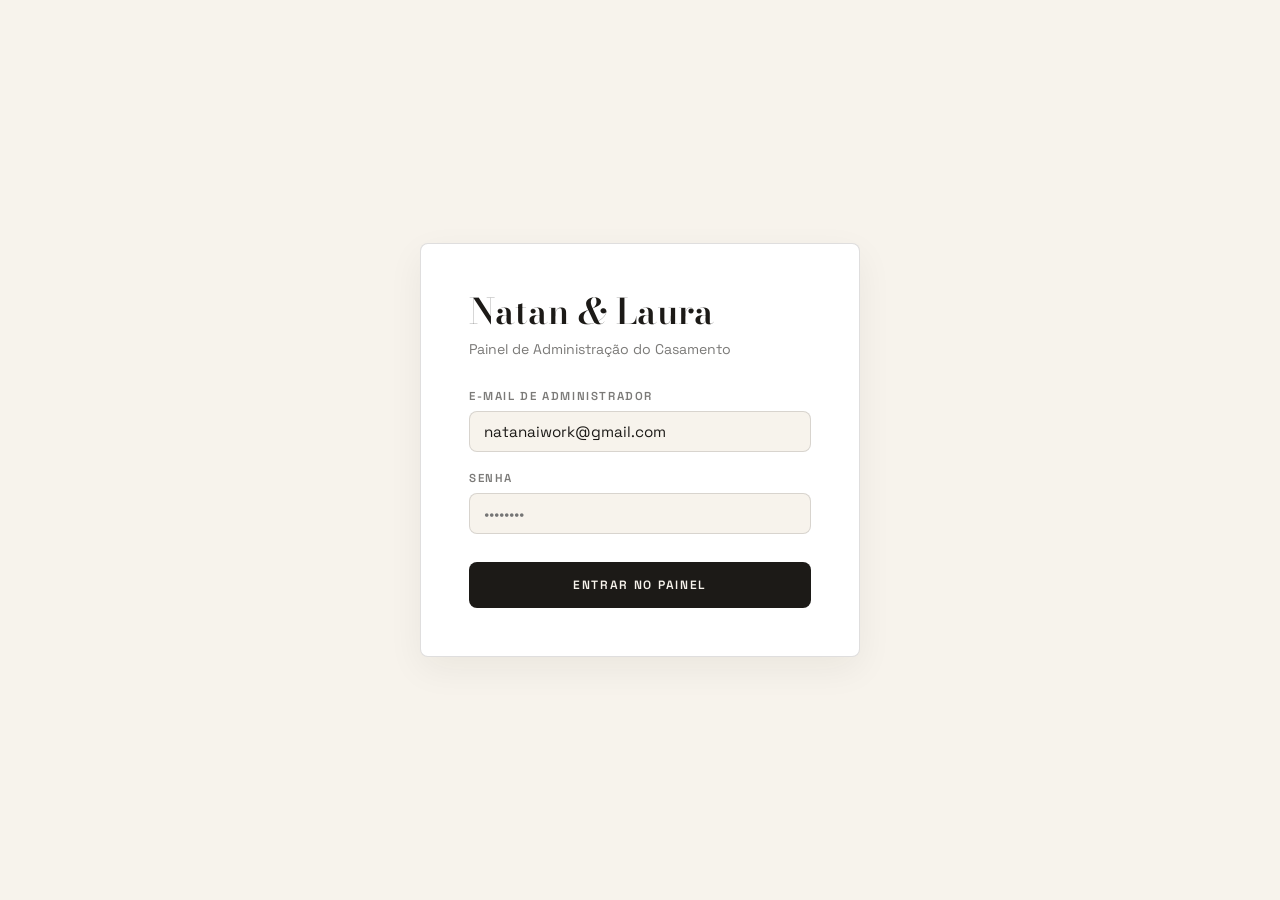
<file: admin.html>
<!DOCTYPE html>
<html lang="pt-BR">
<head>
  <meta charset="utf-8">
  <meta name="viewport" content="width=device-width, initial-scale=1">
  <title>Admin — Natan & Laura</title>
  <link rel="preconnect" href="https://fonts.googleapis.com">
  <link rel="preconnect" href="https://fonts.gstatic.com" crossorigin>
  <link href="https://fonts.googleapis.com/css2?family=Bodoni+Moda:ital,opsz,wght@0,6..96,400..900;1,6..96,400..900&family=Space+Grotesk:wght@300;400;500;600;700&display=swap" rel="stylesheet">
  <style>
    :root {
      --bg: #F7F3EC;
      --surface: #FFFFFF;
      --surface-subtle: #F1EBE0;
      --border: rgba(28, 26, 23, 0.14);
      --border-focus: #B5654A;
      --text: #1C1A17;
      --text-muted: rgba(28, 26, 23, 0.58);
      --terracotta: #B5654A;
      --terracotta-hover: #9c4f36;
      --terracotta-soft: rgba(181, 101, 74, 0.1);
      --accent-dark: #1C1A17;
      --success: #2e7d32;
      --danger: #c62828;
      --radius: 8px;
    }
    * { box-sizing: border-box; margin: 0; padding: 0; }
    body {
      font-family: 'Space Grotesk', -apple-system, BlinkMacSystemFont, sans-serif;
      background-color: var(--bg);
      color: var(--text);
      line-height: 1.5;
      min-height: 100vh;
      -webkit-font-smoothing: antialiased;
    }
    input, textarea, button, select {
      font-family: inherit;
    }

    /* Auth Screen */
    .auth-container {
      min-height: 100vh;
      display: flex;
      align-items: center;
      justify-content: center;
      padding: 24px;
    }
    .auth-card {
      width: 100%;
      max-width: 440px;
      background: var(--surface);
      border: 1px solid var(--border);
      border-radius: var(--radius);
      padding: clamp(32px, 5vw, 48px);
      box-shadow: 0 12px 36px rgba(28, 26, 23, 0.06);
    }
    .auth-title {
      font-family: 'Bodoni Moda', serif;
      font-size: 2.2rem;
      font-weight: 600;
      line-height: 1.1;
      margin-bottom: 8px;
    }
    .auth-subtitle {
      font-size: 0.88rem;
      color: var(--text-muted);
      margin-bottom: 28px;
    }

    /* Layout */
    .app-layout {
      display: none;
      min-height: 100vh;
      flex-direction: column;
    }
    .app-layout.active {
      display: flex;
    }
    .navbar {
      position: sticky;
      top: 0;
      z-index: 50;
      background: rgba(247, 243, 236, 0.94);
      backdrop-filter: blur(12px);
      border-bottom: 1px solid var(--border);
      padding: 14px clamp(16px, 4vw, 36px);
      display: flex;
      align-items: center;
      justify-content: space-between;
      gap: 16px;
    }
    .nav-brand {
      display: flex;
      align-items: center;
      gap: 12px;
    }
    .brand-title {
      font-family: 'Bodoni Moda', serif;
      font-size: 1.4rem;
      font-weight: 600;
      letter-spacing: -0.01em;
    }
    .brand-title em {
      color: var(--terracotta);
      font-style: italic;
    }
    .badge-status {
      display: inline-flex;
      align-items: center;
      gap: 6px;
      font-size: 0.65rem;
      letter-spacing: 0.12em;
      text-transform: uppercase;
      padding: 4px 10px;
      border-radius: 999px;
      background: rgba(46, 125, 50, 0.12);
      color: var(--success);
      font-weight: 600;
    }
    .badge-status .dot {
      width: 6px;
      height: 6px;
      border-radius: 50%;
      background: var(--success);
    }
    .nav-actions {
      display: flex;
      align-items: center;
      gap: 12px;
    }
    .btn-site-link {
      display: inline-flex;
      align-items: center;
      gap: 6px;
      padding: 8px 14px;
      border: 1px solid var(--border);
      border-radius: var(--radius);
      color: var(--text);
      text-decoration: none;
      font-size: 0.75rem;
      letter-spacing: 0.1em;
      text-transform: uppercase;
      font-weight: 500;
      transition: all 200ms;
    }
    .btn-site-link:hover {
      background: var(--surface-subtle);
      border-color: var(--text);
    }

    /* Tabs Navigation */
    .tabs-bar {
      display: flex;
      gap: 4px;
      border-bottom: 1px solid var(--border);
      padding: 0 clamp(16px, 4vw, 36px);
      background: var(--surface);
      overflow-x: auto;
      scrollbar-width: none;
    }
    .tabs-bar::-webkit-scrollbar { display: none; }
    .tab-btn {
      all: unset;
      cursor: pointer;
      padding: 16px 18px;
      font-size: 0.8rem;
      letter-spacing: 0.08em;
      text-transform: uppercase;
      font-weight: 500;
      color: var(--text-muted);
      border-bottom: 2px solid transparent;
      white-space: nowrap;
      transition: all 200ms;
    }
    .tab-btn:hover {
      color: var(--text);
    }
    .tab-btn.active {
      color: var(--terracotta);
      border-bottom-color: var(--terracotta);
      font-weight: 600;
    }

    /* Content Area */
    .main-content {
      flex: 1;
      padding: clamp(24px, 4vw, 40px) clamp(16px, 4vw, 36px);
      max-width: 1100px;
      width: 100%;
      margin: 0 auto;
    }
    .tab-pane {
      display: none;
      animation: fadeIn 240ms ease;
    }
    .tab-pane.active {
      display: block;
    }
    @keyframes fadeIn {
      from { opacity: 0; transform: translateY(6px); }
      to { opacity: 1; transform: none; }
    }

    /* Sections and Cards */
    .section-header {
      margin-bottom: 28px;
      display: flex;
      justify-content: space-between;
      align-items: flex-end;
      flex-wrap: wrap;
      gap: 16px;
      border-bottom: 1px solid var(--border);
      padding-bottom: 16px;
    }
    .section-title {
      font-family: 'Bodoni Moda', serif;
      font-size: clamp(1.6rem, 3vw, 2.2rem);
      font-weight: 600;
      line-height: 1.1;
    }
    .section-desc {
      font-size: 0.85rem;
      color: var(--text-muted);
      margin-top: 4px;
    }
    .card {
      background: var(--surface);
      border: 1px solid var(--border);
      border-radius: var(--radius);
      padding: clamp(20px, 3vw, 32px);
      margin-bottom: 24px;
      box-shadow: 0 4px 16px rgba(28, 26, 23, 0.03);
    }
    .card-title {
      font-family: 'Bodoni Moda', serif;
      font-size: 1.35rem;
      font-weight: 600;
      margin-bottom: 18px;
      color: var(--text);
      display: flex;
      align-items: center;
      gap: 8px;
    }

    /* Forms & Inputs */
    .form-grid {
      display: grid;
      grid-template-columns: repeat(auto-fit, minmax(280px, 1fr));
      gap: 20px;
    }
    .form-group {
      display: flex;
      flex-direction: column;
      gap: 6px;
    }
    .form-group.full-width {
      grid-column: 1 / -1;
    }
    label {
      font-size: 0.72rem;
      letter-spacing: 0.14em;
      text-transform: uppercase;
      font-weight: 600;
      color: var(--text-muted);
    }
    .input, .textarea, .select {
      width: 100%;
      background: var(--bg);
      border: 1px solid var(--border);
      border-radius: var(--radius);
      padding: 10px 14px;
      font-size: 0.95rem;
      color: var(--text);
      transition: border-color 200ms, box-shadow 200ms;
    }
    .input:focus, .textarea:focus, .select:focus {
      outline: none;
      border-color: var(--border-focus);
      box-shadow: 0 0 0 3px var(--terracotta-soft);
      background: #FFFFFF;
    }
    .textarea {
      min-height: 84px;
      resize: vertical;
      line-height: 1.5;
    }
    .checkbox-label {
      display: flex;
      align-items: center;
      gap: 10px;
      cursor: pointer;
      font-size: 0.9rem;
      color: var(--text);
      font-weight: 500;
      text-transform: none;
      letter-spacing: normal;
      user-select: none;
    }
    .checkbox-label input[type="checkbox"] {
      width: 18px;
      height: 18px;
      accent-color: var(--terracotta);
      cursor: pointer;
    }

    /* Buttons */
    .btn {
      all: unset;
      cursor: pointer;
      display: inline-flex;
      align-items: center;
      justify-content: center;
      gap: 8px;
      padding: 11px 22px;
      border-radius: var(--radius);
      font-size: 0.75rem;
      letter-spacing: 0.14em;
      text-transform: uppercase;
      font-weight: 600;
      transition: all 250ms cubic-bezier(.22,.61,.36,1);
    }
    .btn-primary {
      background: var(--accent-dark);
      color: #F7F3EC;
    }
    .btn-primary:hover {
      background: var(--terracotta);
      transform: translateY(-1px);
    }
    .btn-terracotta {
      background: var(--terracotta);
      color: #FFFFFF;
    }
    .btn-terracotta:hover {
      background: var(--terracotta-hover);
      transform: translateY(-1px);
    }
    .btn-outline {
      border: 1px solid var(--border);
      color: var(--text);
      background: transparent;
    }
    .btn-outline:hover {
      background: var(--surface-subtle);
      border-color: var(--text);
    }
    .btn-danger-outline {
      border: 1px solid rgba(198, 40, 40, 0.3);
      color: var(--danger);
      background: transparent;
    }
    .btn-danger-outline:hover {
      background: rgba(198, 40, 40, 0.08);
      border-color: var(--danger);
    }
    .btn-sm {
      padding: 6px 12px;
      font-size: 0.68rem;
    }

    /* Action bar */
    .action-bar {
      display: flex;
      justify-content: flex-end;
      gap: 12px;
      margin-top: 24px;
      padding-top: 18px;
      border-top: 1px solid var(--border);
    }

    /* Tables */
    .table-responsive {
      overflow-x: auto;
      border: 1px solid var(--border);
      border-radius: var(--radius);
    }
    table {
      width: 100%;
      border-collapse: collapse;
      text-align: left;
      font-size: 0.88rem;
    }
    th {
      background: var(--surface-subtle);
      padding: 12px 16px;
      font-size: 0.68rem;
      letter-spacing: 0.14em;
      text-transform: uppercase;
      font-weight: 600;
      color: var(--text-muted);
      border-bottom: 1px solid var(--border);
    }
    td {
      padding: 14px 16px;
      border-bottom: 1px solid var(--border);
      color: var(--text);
    }
    tr:last-child td {
      border-bottom: none;
    }
    tr:hover td {
      background: rgba(247, 243, 236, 0.5);
    }

    /* Stats Grid */
    .stats-grid {
      display: grid;
      grid-template-columns: repeat(auto-fit, minmax(180px, 1fr));
      gap: 16px;
      margin-bottom: 24px;
    }
    .stat-card {
      background: var(--surface);
      border: 1px solid var(--border);
      border-radius: var(--radius);
      padding: 20px;
      display: flex;
      flex-direction: column;
      gap: 4px;
    }
    .stat-label {
      font-size: 0.68rem;
      letter-spacing: 0.14em;
      text-transform: uppercase;
      color: var(--text-muted);
      font-weight: 600;
    }
    .stat-number {
      font-family: 'Bodoni Moda', serif;
      font-size: 2.2rem;
      font-weight: 600;
      line-height: 1;
      color: var(--terracotta);
    }

    /* Modal */
    .modal-overlay {
      display: none;
      position: fixed;
      inset: 0;
      z-index: 100;
      background: rgba(28, 26, 23, 0.6);
      backdrop-filter: blur(4px);
      align-items: center;
      justify-content: center;
      padding: 20px;
    }
    .modal-overlay.active {
      display: flex;
    }
    .modal-card {
      width: 100%;
      max-width: 520px;
      background: var(--surface);
      border: 1px solid var(--border);
      border-radius: var(--radius);
      padding: 28px;
      max-height: 90vh;
      overflow-y: auto;
      box-shadow: 0 16px 40px rgba(0, 0, 0, 0.15);
    }

    /* Toast */
    .toast {
      position: fixed;
      bottom: 24px;
      right: 24px;
      z-index: 200;
      background: var(--accent-dark);
      color: #F7F3EC;
      padding: 14px 22px;
      border-radius: var(--radius);
      font-size: 0.85rem;
      box-shadow: 0 8px 24px rgba(0,0,0,0.18);
      display: flex;
      align-items: center;
      gap: 10px;
      transform: translateY(100px);
      opacity: 0;
      transition: all 300ms cubic-bezier(.22,.61,.36,1);
    }
    .toast.show {
      transform: translateY(0);
      opacity: 1;
    }
    .toast.error {
      background: var(--danger);
    }
    .toast.success {
      background: #1b5e20;
    }
  </style>
</head>
<body>

  <!-- Tela de Login -->
  <div id="authScreen" class="auth-container">
    <div class="auth-card">
      <h1 class="auth-title">Natan <em>&</em> Laura</h1>
      <p class="auth-subtitle">Painel de Administração do Casamento</p>
      
      <form id="loginForm" onsubmit="handleLogin(event)" style="display: flex; flex-direction: column; gap: 18px;">
        <div class="form-group">
          <label for="loginEmail">E-mail de Administrador</label>
          <input id="loginEmail" type="email" class="input" required value="natanaiwork@gmail.com" placeholder="seu@email.com">
        </div>
        <div class="form-group">
          <label for="loginPassword">Senha</label>
          <input id="loginPassword" type="password" class="input" required placeholder="••••••••">
        </div>
        <button id="loginSubmitBtn" type="submit" class="btn btn-primary" style="margin-top: 10px; padding: 14px;">
          Entrar no Painel
        </button>
        <p id="loginError" style="display: none; color: var(--danger); font-size: 0.82rem; text-align: center; margin-top: 4px;"></p>
      </form>
    </div>
  </div>

  <!-- Painel Administrativo -->
  <div id="appLayout" class="app-layout">
    
    <!-- Navbar Superior -->
    <header class="navbar">
      <div class="nav-brand">
        <span class="brand-title">Natan <em>&</em> Laura</span>
        <span class="badge-status"><span class="dot"></span> PocketBase Conectado</span>
      </div>
      <div class="nav-actions">
        <a href="./Natan e Laura.dc.html" target="_blank" class="btn-site-link">Visualizar Site ↗</a>
        <button onclick="handleLogout()" class="btn btn-outline btn-sm">Sair</button>
      </div>
    </header>

    <!-- Barra de Abas -->
    <nav class="tabs-bar">
      <button class="tab-btn active" onclick="switchTab('tab-geral')">01. Abertura & Noivos</button>
      <button class="tab-btn" onclick="switchTab('tab-dia')">02. O Grande Dia</button>
      <button class="tab-btn" onclick="switchTab('tab-cotas')">03. Cotas & PIX</button>
      <button class="tab-btn" onclick="switchTab('tab-recados')">04. Mural de Recados</button>
      <button class="tab-btn" onclick="switchTab('tab-rsvp')">05. Lista de Presença (RSVP)</button>
      <button class="tab-btn" onclick="switchTab('tab-rodape')">06. Rodapé & Contatos</button>
    </nav>

    <!-- Conteúdo Principal -->
    <main class="main-content">

      <!-- ABA 01: ABERTURA & NOIVOS -->
      <section id="tab-geral" class="tab-pane active">
        <div class="section-header">
          <div>
            <h2 class="section-title">Abertura & Noivos</h2>
            <p class="section-desc">Gerencie os títulos de abertura, nomes, história e contagem regressiva.</p>
          </div>
          <button onclick="saveSiteConfig()" class="btn btn-terracotta">Salvar Alterações</button>
        </div>

        <div class="card">
          <h3 class="card-title">Identidade dos Noivos</h3>
          <div class="form-grid">
            <div class="form-group">
              <label for="cfg_noivo_nome">Nome do Noivo</label>
              <input id="cfg_noivo_nome" type="text" class="input">
            </div>
            <div class="form-group">
              <label for="cfg_noiva_nome">Nome da Noiva</label>
              <input id="cfg_noiva_nome" type="text" class="input">
            </div>
            <div class="form-group full-width">
              <label for="cfg_frase_abertura">Texto de Introdução / História</label>
              <textarea id="cfg_frase_abertura" class="textarea" rows="3"></textarea>
            </div>
          </div>
        </div>

        <div class="card">
          <h3 class="card-title">Cabeçalho & Localização Rápida</h3>
          <div class="form-grid">
            <div class="form-group">
              <label for="cfg_tagline_topo">Texto Topo Esquerdo</label>
              <textarea id="cfg_tagline_topo" class="textarea" rows="2" placeholder="Vamos&#10;casar"></textarea>
            </div>
            <div class="form-group">
              <label for="cfg_local_topo">Texto Topo Direito (Local Resumido)</label>
              <textarea id="cfg_local_topo" class="textarea" rows="2" placeholder="Haras Residence&#10;São Cristóvão · Sergipe"></textarea>
            </div>
          </div>
        </div>

        <div class="card">
          <h3 class="card-title">Data e Contagem Regressiva</h3>
          <div class="form-grid">
            <div class="form-group">
              <label for="cfg_data_evento">Data & Hora Alvo (ISO)</label>
              <input id="cfg_data_evento" type="text" class="input" placeholder="2027-03-21T16:00:00-03:00">
            </div>
            <div class="form-group">
              <label for="cfg_data_texto">Data Exibida (Formato Curto)</label>
              <input id="cfg_data_texto" type="text" class="input" placeholder="21.03.2027">
            </div>
            <div class="form-group">
              <label for="cfg_hora_texto">Horário Exibido (Legível)</label>
              <input id="cfg_hora_texto" type="text" class="input" placeholder="domingo, 16h">
            </div>
            <div class="form-group full-width" style="margin-top: 6px;">
              <label class="checkbox-label">
                <input id="cfg_mostrar_contagem" type="checkbox">
                Exibir contagem regressiva em dias, horas e minutos no topo
              </label>
            </div>
          </div>
        </div>
      </section>

      <!-- ABA 02: O GRANDE DIA -->
      <section id="tab-dia" class="tab-pane">
        <div class="section-header">
          <div>
            <h2 class="section-title">O Grande Dia</h2>
            <p class="section-desc">Horários da cerimônia e festa, orientações de traje, mapa e estacionamento.</p>
          </div>
          <button onclick="saveSiteConfig()" class="btn btn-terracotta">Salvar Alterações</button>
        </div>

        <div class="card">
          <h3 class="card-title">Cerimônia</h3>
          <div class="form-grid">
            <div class="form-group">
              <label for="cfg_cerimonia_hora">Horário da Cerimônia</label>
              <input id="cfg_cerimonia_hora" type="text" class="input" placeholder="16h00">
            </div>
            <div class="form-group">
              <label for="cfg_cerimonia_mapa_url">Link do Google Maps</label>
              <input id="cfg_cerimonia_mapa_url" type="text" class="input" placeholder="https://maps.google.com">
            </div>
            <div class="form-group full-width">
              <label for="cfg_cerimonia_local">Local da Cerimônia</label>
              <textarea id="cfg_cerimonia_local" class="textarea" rows="2"></textarea>
            </div>
            <div class="form-group full-width">
              <label for="cfg_cerimonia_obs">Dica / Observação da Cerimônia</label>
              <textarea id="cfg_cerimonia_obs" class="textarea" rows="2"></textarea>
            </div>
          </div>
        </div>

        <div class="card">
          <h3 class="card-title">Recepção & Festa</h3>
          <div class="form-grid">
            <div class="form-group">
              <label for="cfg_recepcao_hora">Horário da Recepção</label>
              <input id="cfg_recepcao_hora" type="text" class="input" placeholder="18h30">
            </div>
            <div class="form-group">
              <label for="cfg_recepcao_mapa_url">Link do Google Maps</label>
              <input id="cfg_recepcao_mapa_url" type="text" class="input" placeholder="https://maps.google.com">
            </div>
            <div class="form-group full-width">
              <label for="cfg_recepcao_local">Local da Recepção</label>
              <textarea id="cfg_recepcao_local" class="textarea" rows="2"></textarea>
            </div>
            <div class="form-group full-width">
              <label for="cfg_recepcao_obs">Dica / Observação da Recepção</label>
              <textarea id="cfg_recepcao_obs" class="textarea" rows="2"></textarea>
            </div>
          </div>
        </div>

        <div class="card">
          <h3 class="card-title">Orientações aos Convidados</h3>
          <div class="form-grid">
            <div class="form-group">
              <label for="cfg_dress_code_titulo">Título do Dress Code</label>
              <input id="cfg_dress_code_titulo" type="text" class="input">
            </div>
            <div class="form-group full-width">
              <label for="cfg_dress_code_desc">Descrição do Dress Code</label>
              <textarea id="cfg_dress_code_desc" class="textarea" rows="2"></textarea>
            </div>
            <div class="form-group">
              <label for="cfg_estacionamento_titulo">Título de Estacionamento</label>
              <input id="cfg_estacionamento_titulo" type="text" class="input">
            </div>
            <div class="form-group full-width">
              <label for="cfg_estacionamento_desc">Descrição de Estacionamento</label>
              <textarea id="cfg_estacionamento_desc" class="textarea" rows="2"></textarea>
            </div>
            <div class="form-group">
              <label for="cfg_hospedagem_titulo">Título de Onde Ficar</label>
              <input id="cfg_hospedagem_titulo" type="text" class="input">
            </div>
            <div class="form-group full-width">
              <label for="cfg_hospedagem_desc">Descrição de Onde Ficar</label>
              <textarea id="cfg_hospedagem_desc" class="textarea" rows="2"></textarea>
            </div>
          </div>
        </div>
      </section>

      <!-- ABA 03: COTAS & PIX -->
      <section id="tab-cotas" class="tab-pane">
        <div class="section-header">
          <div>
            <h2 class="section-title">Cotas de Sonho & PIX</h2>
            <p class="section-desc">Gerencie a chave PIX dos noivos e cadastre ou edite as cotas de presente.</p>
          </div>
          <div style="display: flex; gap: 10px;">
            <button onclick="openCotaModal()" class="btn btn-outline">+ Nova Cota</button>
            <button onclick="saveSiteConfig()" class="btn btn-terracotta">Salvar PIX</button>
          </div>
        </div>

        <div class="card">
          <h3 class="card-title">Chave PIX Oficial</h3>
          <div class="form-grid">
            <div class="form-group full-width">
              <label for="cfg_pix_chave">Chave PIX (E-mail, CPF ou Aleatória)</label>
              <input id="cfg_pix_chave" type="text" class="input" placeholder="exemplo@pix.com.br">
            </div>
          </div>
        </div>

        <div class="card">
          <h3 class="card-title">Lista de Cotas de Presente</h3>
          <div class="table-responsive">
            <table>
              <thead>
                <tr>
                  <th style="width: 50px;">Ordem</th>
                  <th>Título</th>
                  <th>Frase</th>
                  <th>Valor</th>
                  <th style="width: 80px;">Status</th>
                  <th style="width: 140px; text-align: right;">Ações</th>
                </tr>
              </thead>
              <tbody id="cotasTableBody">
                <tr><td colspan="6" style="text-align: center; color: var(--text-muted);">Carregando cotas...</td></tr>
              </tbody>
            </table>
          </div>
        </div>
      </section>

      <!-- ABA 04: MURAL DE RECADOS -->
      <section id="tab-recados" class="tab-pane">
        <div class="section-header">
          <div>
            <h2 class="section-title">Mural de Recados</h2>
            <p class="section-desc">Visualize e modere as mensagens deixadas pelos amigos e familiares.</p>
          </div>
          <button onclick="openRecadoModal()" class="btn btn-outline">+ Adicionar Recado</button>
        </div>

        <div class="card">
          <div class="table-responsive">
            <table>
              <thead>
                <tr>
                  <th style="width: 180px;">De quem</th>
                  <th>Recado</th>
                  <th style="width: 160px;">Data</th>
                  <th style="width: 100px;">Status</th>
                  <th style="width: 130px; text-align: right;">Ações</th>
                </tr>
              </thead>
              <tbody id="recadosTableBody">
                <tr><td colspan="5" style="text-align: center; color: var(--text-muted);">Carregando recados...</td></tr>
              </tbody>
            </table>
          </div>
        </div>
      </section>

      <!-- ABA 05: LISTA DE PRESENÇA (RSVP) -->
      <section id="tab-rsvp" class="tab-pane">
        <div class="section-header">
          <div>
            <h2 class="section-title">Confirmações de Presença (RSVP)</h2>
            <p class="section-desc">Acompanhe quem confirmou presença no casamento em tempo real.</p>
          </div>
          <button onclick="loadRSVPs()" class="btn btn-outline btn-sm">↻ Atualizar Lista</button>
        </div>

        <div class="stats-grid">
          <div class="stat-card">
            <span class="stat-label">Total de Respostas</span>
            <span id="statTotalRespostas" class="stat-number">0</span>
          </div>
          <div class="stat-card">
            <span class="stat-label">Confirmados (SIM)</span>
            <span id="statConfirmadosSim" class="stat-number" style="color: var(--success);">0</span>
          </div>
          <div class="stat-card">
            <span class="stat-label">Não Poderão Ir</span>
            <span id="statNaoVao" class="stat-number" style="color: var(--danger);">0</span>
          </div>
          <div class="stat-card">
            <span class="stat-label">Total de Pessoas Estimadas</span>
            <span id="statTotalPessoas" class="stat-number">0</span>
          </div>
        </div>

        <div class="card">
          <div class="table-responsive">
            <table>
              <thead>
                <tr>
                  <th>Nome do Convidado</th>
                  <th style="width: 100px;">Presença</th>
                  <th style="width: 80px;">Acomp.</th>
                  <th>Nomes dos Acompanhantes</th>
                  <th>Restrição Alimentar</th>
                  <th>Recado</th>
                  <th style="width: 80px; text-align: right;">Ação</th>
                </tr>
              </thead>
              <tbody id="rsvpTableBody">
                <tr><td colspan="7" style="text-align: center; color: var(--text-muted);">Carregando confirmações...</td></tr>
              </tbody>
            </table>
          </div>
        </div>
      </section>

      <!-- ABA 06: RODAPÉ & CONTATOS -->
      <section id="tab-rodape" class="tab-pane">
        <div class="section-header">
          <div>
            <h2 class="section-title">Rodapé & Contatos</h2>
            <p class="section-desc">Mensagem final de agradecimento e link do WhatsApp da cerimonialista.</p>
          </div>
          <button onclick="saveSiteConfig()" class="btn btn-terracotta">Salvar Alterações</button>
        </div>

        <div class="card">
          <h3 class="card-title">Mensagem Final</h3>
          <div class="form-grid">
            <div class="form-group full-width">
              <label for="cfg_rodape_texto">Texto de Encerramento</label>
              <textarea id="cfg_rodape_texto" class="textarea" rows="3"></textarea>
            </div>
          </div>
        </div>

        <div class="card">
          <h3 class="card-title">Canal de Dúvidas / Cerimonial</h3>
          <div class="form-grid">
            <div class="form-group">
              <label for="cfg_whatsapp_numero">Texto do Número</label>
              <input id="cfg_whatsapp_numero" type="text" class="input" placeholder="WhatsApp (11) 99999-9999">
            </div>
            <div class="form-group">
              <label for="cfg_whatsapp_link">Link do WhatsApp</label>
              <input id="cfg_whatsapp_link" type="text" class="input" placeholder="https://wa.me/5511999999999">
            </div>
            <div class="form-group full-width">
              <label for="cfg_whatsapp_obs">Observação / Nome da Cerimonialista</label>
              <input id="cfg_whatsapp_obs" type="text" class="input" placeholder="Falar com a Bia, nossa cerimonialista">
            </div>
          </div>
        </div>
      </section>

    </main>
  </div>

  <!-- Modal de Cotas -->
  <div id="cotaModal" class="modal-overlay">
    <div class="modal-card">
      <h3 id="cotaModalTitle" class="card-title" style="margin-bottom: 20px;">Nova Cota de Presente</h3>
      <form onsubmit="handleSaveCota(event)" style="display: flex; flex-direction: column; gap: 16px;">
        <input type="hidden" id="cotaId">
        <div class="form-group">
          <label for="cotaTitulo">Título da Cota</label>
          <input id="cotaTitulo" type="text" class="input" required placeholder="Ex: Um jantar em Roma">
        </div>
        <div class="form-group">
          <label for="cotaFrase">Frase descritiva</label>
          <textarea id="cotaFrase" class="textarea" rows="2" placeholder="Ex: Massa, vinho da casa e briga pela conta."></textarea>
        </div>
        <div class="form-grid">
          <div class="form-group">
            <label for="cotaValor">Valor (com R$)</label>
            <input id="cotaValor" type="text" class="input" required placeholder="Ex: R$ 250">
          </div>
          <div class="form-group">
            <label for="cotaOrdem">Ordem de exibição</label>
            <input id="cotaOrdem" type="number" class="input" value="1">
          </div>
        </div>
        <div class="form-group">
          <label class="checkbox-label">
            <input id="cotaAtivo" type="checkbox" checked>
            Cota ativa e visível no site
          </label>
        </div>
        <div style="display: flex; justify-content: flex-end; gap: 12px; margin-top: 14px;">
          <button type="button" onclick="closeCotaModal()" class="btn btn-outline">Cancelar</button>
          <button type="submit" class="btn btn-terracotta">Salvar Cota</button>
        </div>
      </form>
    </div>
  </div>

  <!-- Modal de Recado Manual -->
  <div id="recadoModal" class="modal-overlay">
    <div class="modal-card">
      <h3 class="card-title" style="margin-bottom: 20px;">Adicionar Recado Manualmente</h3>
      <form onsubmit="handleSaveRecado(event)" style="display: flex; flex-direction: column; gap: 16px;">
        <div class="form-group">
          <label for="recadoNome">Nome do Autor</label>
          <input id="recadoNome" type="text" class="input" required placeholder="Ex: Tio Carlos">
        </div>
        <div class="form-group">
          <label for="recadoMsg">Mensagem</label>
          <textarea id="recadoMsg" class="textarea" required rows="3" placeholder="Escreva a mensagem..."></textarea>
        </div>
        <div style="display: flex; justify-content: flex-end; gap: 12px; margin-top: 14px;">
          <button type="button" onclick="closeRecadoModal()" class="btn btn-outline">Cancelar</button>
          <button type="submit" class="btn btn-primary">Adicionar ao Mural</button>
        </div>
      </form>
    </div>
  </div>

  <!-- Toast de Notificação -->
  <div id="toast" class="toast">Alterações salvas com sucesso!</div>

  <script>
    const PB_BASE_URL = 'https://projetotest-pocketbase.zpj4h1.easypanel.host';
    let currentConfigId = null;
    let cotasData = [];
    let recadosData = [];
    let rsvpsData = [];

    // Helper: Headers de autenticação
    function getAuthHeaders() {
      const token = localStorage.getItem('pb_token');
      return {
        'Content-Type': 'application/json',
        ...(token ? { 'Authorization': token } : {})
      };
    }

    function showToast(msg, type = 'success') {
      const toast = document.getElementById('toast');
      toast.textContent = msg;
      toast.className = `toast show ${type}`;
      clearTimeout(window.toastTimer);
      window.toastTimer = setTimeout(() => {
        toast.className = 'toast';
      }, 3500);
    }

    // Gerenciamento de Abas
    function switchTab(tabId) {
      document.querySelectorAll('.tab-btn').forEach(btn => btn.classList.remove('active'));
      document.querySelectorAll('.tab-pane').forEach(pane => pane.classList.remove('active'));
      
      const targetPane = document.getElementById(tabId);
      if (targetPane) targetPane.classList.add('active');
      
      const activeBtn = Array.from(document.querySelectorAll('.tab-btn')).find(b => b.getAttribute('onclick')?.includes(tabId));
      if (activeBtn) activeBtn.classList.add('active');

      if (tabId === 'tab-rsvp') loadRSVPs();
      if (tabId === 'tab-cotas') loadCotas();
      if (tabId === 'tab-recados') loadRecados();
    }

    // Autenticação
    async function handleLogin(e) {
      e.preventDefault();
      const email = document.getElementById('loginEmail').value.trim();
      const password = document.getElementById('loginPassword').value;
      const submitBtn = document.getElementById('loginSubmitBtn');
      const errEl = document.getElementById('loginError');

      submitBtn.textContent = 'Autenticando...';
      submitBtn.disabled = true;
      errEl.style.display = 'none';

      try {
        // Tenta login como superuser do PocketBase
        let res = await fetch(`${PB_BASE_URL}/api/collections/_superusers/auth-with-password`, {
          method: 'POST',
          headers: { 'Content-Type': 'application/json' },
          body: JSON.stringify({ identity: email, password })
        });

        if (!res.ok) {
          // Fallback para collection 'users'
          res = await fetch(`${PB_BASE_URL}/api/collections/users/auth-with-password`, {
            method: 'POST',
            headers: { 'Content-Type': 'application/json' },
            body: JSON.stringify({ identity: email, password })
          });
        }

        if (!res.ok) {
          throw new Error('E-mail ou senha incorretos.');
        }

        const data = await res.json();
        localStorage.setItem('pb_token', data.token);
        localStorage.setItem('pb_user', JSON.stringify(data.record || { email }));

        initAdmin();
      } catch (err) {
        errEl.textContent = err.message || 'Erro ao conectar com PocketBase.';
        errEl.style.display = 'block';
      } finally {
        submitBtn.textContent = 'Entrar no Painel';
        submitBtn.disabled = false;
      }
    }

    function handleLogout() {
      localStorage.removeItem('pb_token');
      localStorage.removeItem('pb_user');
      document.getElementById('appLayout').classList.remove('active');
      document.getElementById('authScreen').style.display = 'flex';
    }

    function checkAuth() {
      const token = localStorage.getItem('pb_token');
      if (token) {
        initAdmin();
      } else {
        document.getElementById('authScreen').style.display = 'flex';
        document.getElementById('appLayout').classList.remove('active');
      }
    }

    async function initAdmin() {
      document.getElementById('authScreen').style.display = 'none';
      document.getElementById('appLayout').classList.add('active');
      await loadSiteConfig();
      await loadCotas();
      await loadRecados();
      await loadRSVPs();
    }

    // Carregar e Salvar Configurações Gerais
    async function loadSiteConfig() {
      try {
        const res = await fetch(`${PB_BASE_URL}/api/collections/site_config/records?perPage=1`, {
          headers: getAuthHeaders()
        });
        const json = await res.json();
        if (json.items && json.items.length > 0) {
          const cfg = json.items[0];
          currentConfigId = cfg.id;

          const fields = [
            'noivo_nome', 'noiva_nome', 'frase_abertura', 'tagline_topo', 'local_topo',
            'data_evento', 'data_texto', 'hora_texto', 'cerimonia_hora', 'cerimonia_mapa_url',
            'cerimonia_local', 'cerimonia_obs', 'recepcao_hora', 'recepcao_mapa_url',
            'recepcao_local', 'recepcao_obs', 'dress_code_titulo', 'dress_code_desc',
            'estacionamento_titulo', 'estacionamento_desc', 'hospedagem_titulo', 'hospedagem_desc',
            'pix_chave', 'rodape_texto', 'whatsapp_numero', 'whatsapp_link', 'whatsapp_obs'
          ];

          fields.forEach(f => {
            const el = document.getElementById(`cfg_${f}`);
            if (el) el.value = cfg[f] || '';
          });

          const chk = document.getElementById('cfg_mostrar_contagem');
          if (chk) chk.checked = cfg.mostrar_contagem !== false;
        }
      } catch (err) {
        console.error('Erro ao carregar configurações:', err);
      }
    }

    async function saveSiteConfig() {
      const fields = [
        'noivo_nome', 'noiva_nome', 'frase_abertura', 'tagline_topo', 'local_topo',
        'data_evento', 'data_texto', 'hora_texto', 'cerimonia_hora', 'cerimonia_mapa_url',
        'cerimonia_local', 'cerimonia_obs', 'recepcao_hora', 'recepcao_mapa_url',
        'recepcao_local', 'recepcao_obs', 'dress_code_titulo', 'dress_code_desc',
        'estacionamento_titulo', 'estacionamento_desc', 'hospedagem_titulo', 'hospedagem_desc',
        'pix_chave', 'rodape_texto', 'whatsapp_numero', 'whatsapp_link', 'whatsapp_obs'
      ];

      const payload = {};
      fields.forEach(f => {
        const el = document.getElementById(`cfg_${f}`);
        if (el) payload[f] = el.value;
      });
      payload.mostrar_contagem = document.getElementById('cfg_mostrar_contagem').checked;

      try {
        const url = currentConfigId
          ? `${PB_BASE_URL}/api/collections/site_config/records/${currentConfigId}`
          : `${PB_BASE_URL}/api/collections/site_config/records`;
        const method = currentConfigId ? 'PATCH' : 'POST';

        const res = await fetch(url, {
          method,
          headers: getAuthHeaders(),
          body: JSON.stringify(payload)
        });

        if (!res.ok) throw new Error('Falha ao salvar');
        const updated = await res.json();
        currentConfigId = updated.id;
        showToast('Configurações salvas com sucesso!');
      } catch (err) {
        showToast('Erro ao salvar configurações no PocketBase', 'error');
      }
    }

    // Gestão de Cotas de Presente
    async function loadCotas() {
      try {
        const res = await fetch(`${PB_BASE_URL}/api/collections/cotas_presentes/records?sort=ordem`, {
          headers: getAuthHeaders()
        });
        const data = await res.json();
        cotasData = data.items || [];
        renderCotasTable();
      } catch (err) {
        console.error(err);
      }
    }

    function renderCotasTable() {
      const tbody = document.getElementById('cotasTableBody');
      if (!cotasData.length) {
        tbody.innerHTML = '<tr><td colspan="6" style="text-align: center; color: var(--text-muted);">Nenhuma cota cadastrada.</td></tr>';
        return;
      }
      tbody.innerHTML = cotasData.map(c => `
        <tr>
          <td><strong>${c.ordem || 1}</strong></td>
          <td><strong>${escapeHtml(c.titulo || '')}</strong></td>
          <td style="color: var(--text-muted); max-width: 280px;">${escapeHtml(c.frase || '')}</td>
          <td><span style="font-weight: 600; color: var(--terracotta);">${escapeHtml(c.valor || '')}</span></td>
          <td>
            <span style="font-size: 0.72rem; padding: 2px 8px; border-radius: 4px; background: ${c.ativo ? 'rgba(46,125,50,0.1)' : 'rgba(198,40,40,0.1)'}; color: ${c.ativo ? 'var(--success)' : 'var(--danger)'};">
              ${c.ativo ? 'Ativo' : 'Inativo'}
            </span>
          </td>
          <td style="text-align: right; white-space: nowrap;">
            <button onclick="editCota('${c.id}')" class="btn btn-outline btn-sm" style="margin-right: 6px;">Editar</button>
            <button onclick="deleteCota('${c.id}')" class="btn btn-danger-outline btn-sm">Excluir</button>
          </td>
        </tr>
      `).join('');
    }

    function openCotaModal(cota = null) {
      document.getElementById('cotaId').value = cota ? cota.id : '';
      document.getElementById('cotaTitulo').value = cota ? cota.titulo : '';
      document.getElementById('cotaFrase').value = cota ? cota.frase : '';
      document.getElementById('cotaValor').value = cota ? cota.valor : 'R$ ';
      document.getElementById('cotaOrdem').value = cota ? (cota.ordem || 1) : (cotasData.length + 1);
      document.getElementById('cotaAtivo').checked = cota ? (cota.ativo !== false) : true;
      document.getElementById('cotaModalTitle').textContent = cota ? 'Editar Cota' : 'Nova Cota de Presente';
      document.getElementById('cotaModal').classList.add('active');
    }

    function closeCotaModal() {
      document.getElementById('cotaModal').classList.remove('active');
    }

    function editCota(id) {
      const c = cotasData.find(item => item.id === id);
      if (c) openCotaModal(c);
    }

    async function handleSaveCota(e) {
      e.preventDefault();
      const id = document.getElementById('cotaId').value;
      const payload = {
        titulo: document.getElementById('cotaTitulo').value,
        frase: document.getElementById('cotaFrase').value,
        valor: document.getElementById('cotaValor').value,
        ordem: parseInt(document.getElementById('cotaOrdem').value, 10) || 1,
        ativo: document.getElementById('cotaAtivo').checked
      };

      try {
        const url = id
          ? `${PB_BASE_URL}/api/collections/cotas_presentes/records/${id}`
          : `${PB_BASE_URL}/api/collections/cotas_presentes/records`;
        const method = id ? 'PATCH' : 'POST';

        const res = await fetch(url, {
          method,
          headers: getAuthHeaders(),
          body: JSON.stringify(payload)
        });

        if (!res.ok) throw new Error('Erro ao salvar cota.');
        closeCotaModal();
        showToast(id ? 'Cota atualizada!' : 'Cota adicionada com sucesso!');
        await loadCotas();
      } catch (err) {
        showToast(err.message, 'error');
      }
    }

    async function deleteCota(id) {
      if (!confirm('Tem certeza que deseja excluir esta cota de presente?')) return;
      try {
        const res = await fetch(`${PB_BASE_URL}/api/collections/cotas_presentes/records/${id}`, {
          method: 'DELETE',
          headers: getAuthHeaders()
        });
        if (!res.ok) throw new Error('Erro ao excluir.');
        showToast('Cota excluída.');
        await loadCotas();
      } catch (err) {
        showToast('Falha ao excluir cota', 'error');
      }
    }

    // Gestão de Mural de Recados
    async function loadRecados() {
      try {
        const res = await fetch(`${PB_BASE_URL}/api/collections/recados/records?sort=-created`, {
          headers: getAuthHeaders()
        });
        const data = await res.json();
        recadosData = data.items || [];
        renderRecadosTable();
      } catch (err) {
        console.error(err);
      }
    }

    function renderRecadosTable() {
      const tbody = document.getElementById('recadosTableBody');
      if (!recadosData.length) {
        tbody.innerHTML = '<tr><td colspan="5" style="text-align: center; color: var(--text-muted);">Nenhum recado ainda.</td></tr>';
        return;
      }
      tbody.innerHTML = recadosData.map(r => `
        <tr>
          <td><strong>${escapeHtml(r.nome || 'Anônimo')}</strong></td>
          <td style="max-width: 320px;">${escapeHtml(r.msg || '')}</td>
          <td style="color: var(--text-muted); font-size: 0.8rem;">${r.created ? new Date(r.created).toLocaleDateString('pt-BR') : '-'}</td>
          <td>
            <span style="font-size: 0.72rem; padding: 2px 8px; border-radius: 4px; background: rgba(46,125,50,0.1); color: var(--success);">
              Publicado
            </span>
          </td>
          <td style="text-align: right;">
            <button onclick="deleteRecado('${r.id}')" class="btn btn-danger-outline btn-sm">Excluir</button>
          </td>
        </tr>
      `).join('');
    }

    function openRecadoModal() {
      document.getElementById('recadoNome').value = '';
      document.getElementById('recadoMsg').value = '';
      document.getElementById('recadoModal').classList.add('active');
    }

    function closeRecadoModal() {
      document.getElementById('recadoModal').classList.remove('active');
    }

    async function handleSaveRecado(e) {
      e.preventDefault();
      const bgs = ['#EFE9DC', '#E7E7DC', '#F0E6DC', '#EDEADF'];
      const rot = 'rotate(' + (Math.random() * 3.6 - 1.8).toFixed(2) + 'deg)';
      const payload = {
        nome: document.getElementById('recadoNome').value.trim(),
        msg: document.getElementById('recadoMsg').value.trim(),
        bg: bgs[Math.floor(Math.random() * bgs.length)],
        rot: rot,
        aprovado: true
      };

      try {
        const res = await fetch(`${PB_BASE_URL}/api/collections/recados/records`, {
          method: 'POST',
          headers: getAuthHeaders(),
          body: JSON.stringify(payload)
        });
        if (!res.ok) throw new Error('Erro ao salvar recado');
        closeRecadoModal();
        showToast('Recado inserido no mural!');
        await loadRecados();
      } catch (err) {
        showToast(err.message, 'error');
      }
    }

    async function deleteRecado(id) {
      if (!confirm('Deseja excluir este recado do mural?')) return;
      try {
        const res = await fetch(`${PB_BASE_URL}/api/collections/recados/records/${id}`, {
          method: 'DELETE',
          headers: getAuthHeaders()
        });
        if (!res.ok) throw new Error('Erro ao excluir');
        showToast('Recado removido.');
        await loadRecados();
      } catch (err) {
        showToast('Falha ao excluir recado', 'error');
      }
    }

    // Gestão de Confirmações de Presença (RSVPs)
    async function loadRSVPs() {
      try {
        const res = await fetch(`${PB_BASE_URL}/api/collections/rsvps/records?sort=-created&perPage=200`, {
          headers: getAuthHeaders()
        });
        const data = await res.json();
        rsvpsData = data.items || [];
        renderRSVPTable();
      } catch (err) {
        console.error('Erro ao carregar RSVPs:', err);
      }
    }

    function renderRSVPTable() {
      const tbody = document.getElementById('rsvpTableBody');
      const totalRespostas = rsvpsData.length;
      let confirmadosSim = 0;
      let naoVao = 0;
      let totalPessoas = 0;

      rsvpsData.forEach(r => {
        if (r.vai === true) {
          confirmadosSim++;
          totalPessoas += 1 + (parseInt(r.acomp, 10) || 0);
        } else if (r.vai === false) {
          naoVao++;
        }
      });

      document.getElementById('statTotalRespostas').textContent = totalRespostas;
      document.getElementById('statConfirmadosSim').textContent = confirmadosSim;
      document.getElementById('statNaoVao').textContent = naoVao;
      document.getElementById('statTotalPessoas').textContent = totalPessoas;

      if (!rsvpsData.length) {
        tbody.innerHTML = '<tr><td colspan="7" style="text-align: center; color: var(--text-muted);">Nenhuma confirmação de presença registrada ainda.</td></tr>';
        return;
      }

      tbody.innerHTML = rsvpsData.map(r => `
        <tr>
          <td><strong>${escapeHtml(r.nome || 'Sem nome')}</strong></td>
          <td>
            <span style="font-size: 0.72rem; padding: 3px 8px; border-radius: 4px; font-weight: 600; background: ${r.vai ? 'rgba(46,125,50,0.12)' : 'rgba(198,40,40,0.12)'}; color: ${r.vai ? 'var(--success)' : 'var(--danger)'};">
              ${r.vai ? 'SIM' : 'NÃO'}
            </span>
          </td>
          <td>${r.vai ? (r.acomp || 0) : '-'}</td>
          <td style="color: var(--text-muted);">${escapeHtml(r.nomes_acomp || '-')}</td>
          <td><span style="color: ${r.restricao ? 'var(--terracotta)' : 'inherit'}; font-weight: ${r.restricao ? '500' : 'normal'};">${escapeHtml(r.restricao || 'Nenhuma')}</span></td>
          <td style="font-style: italic; color: var(--text-muted); max-width: 220px;">${escapeHtml(r.recado || '-')}</td>
          <td style="text-align: right;">
            <button onclick="deleteRSVP('${r.id}')" class="btn btn-danger-outline btn-sm">✕</button>
          </td>
        </tr>
      `).join('');
    }

    async function deleteRSVP(id) {
      if (!confirm('Deseja excluir este registro de presença?')) return;
      try {
        const res = await fetch(`${PB_BASE_URL}/api/collections/rsvps/records/${id}`, {
          method: 'DELETE',
          headers: getAuthHeaders()
        });
        if (!res.ok) throw new Error('Erro ao excluir');
        showToast('Registro excluído.');
        await loadRSVPs();
      } catch (err) {
        showToast('Falha ao excluir registro', 'error');
      }
    }

    function escapeHtml(str) {
      if (!str) return '';
      return String(str)
        .replace(/&/g, '&amp;')
        .replace(/</g, '&lt;')
        .replace(/>/g, '&gt;')
        .replace(/"/g, '&quot;')
        .replace(/'/g, '&#039;');
    }

    // Inicialização ao carregar
    window.addEventListener('DOMContentLoaded', checkAuth);
  </script>
</body>
</html>
</file>
